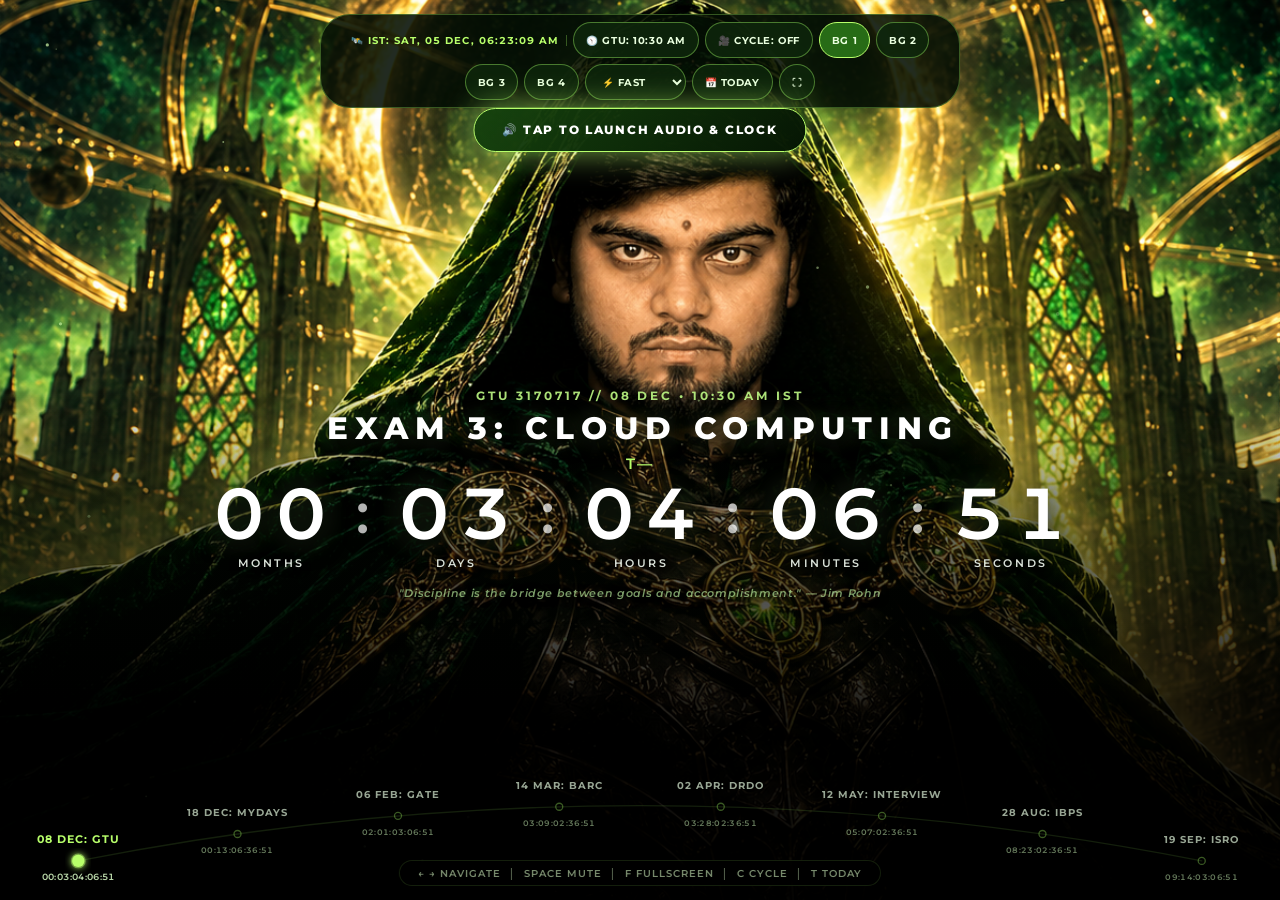
<file: index.html>
<!DOCTYPE html>
<html lang="en">
<head>
  <meta charset="UTF-8">
  <meta name="viewport" content="width=device-width, initial-scale=1.0, viewport-fit=cover">
  <meta name="description" content="MyDayClock — Cinematic exam countdown mission clock by Harsh Yadav. Track GTU, GATE, BARC, DRDO, ISRO exams with a SpaceX-inspired timeline.">
  <meta name="theme-color" content="#0a1a06">
  <meta name="apple-mobile-web-app-capable" content="yes">
  <meta name="apple-mobile-web-app-status-bar-style" content="black-translucent">

  <!-- Open Graph -->
  <meta property="og:title" content="MyDayClock — Harsh Yadav">
  <meta property="og:description" content="Cinematic exam countdown with SpaceX-inspired mission arc timeline.">
  <meta property="og:image" content="img/1.jpg">
  <meta property="og:type" content="website">

  <title>MYDAYS ARE COMING // HARSH YADAV</title>

  <!-- PWA Manifest -->
  <link rel="manifest" href="manifest.json">
  <link rel="apple-touch-icon" href="img/1.jpg">

  <!-- Fonts -->
  <link rel="preconnect" href="https://fonts.googleapis.com">
  <link rel="preconnect" href="https://fonts.gstatic.com" crossorigin>
  <link href="https://fonts.googleapis.com/css2?family=Montserrat:wght@500;600;700;800;900&display=swap" rel="stylesheet">

  <!-- Styles -->
  <link rel="stylesheet" href="css/styles.css">
</head>
<body>

  <!-- ═══════ LOADING SCREEN ═══════ -->
  <div class="loading-screen" id="loadingScreen" role="status" aria-label="Loading">
    <div class="loading-spinner"></div>
    <div class="loading-text">Initializing Mission Clock…</div>
  </div>

  <!-- ═══════ CINEMA FRAME ═══════ -->
  <div class="cinema-frame">

    <!-- Fullscreen Wallpapers -->
    <img class="bg-img active" id="bg0" src="img/1.jpg" alt="Background wallpaper 1">
    <img class="bg-img"        id="bg1" src="img/2.jpg" alt="Background wallpaper 2" loading="lazy">
    <img class="bg-img"        id="bg2" src="img/3.jpg" alt="Background wallpaper 3" loading="lazy">
    <img class="bg-img"        id="bg3" src="img/4.jpg" alt="Background wallpaper 4" loading="lazy">

    <!-- Particle Canvas -->
    <canvas id="ashCanvas" aria-hidden="true"></canvas>

    <!-- Gradient Overlay -->
    <div class="shadow-gradient" aria-hidden="true"></div>

    <!-- ═══════ SOUND UNLOCK BANNER ═══════ -->
    <button class="sound-unlock" id="soundUnlock"
            onclick="MDC.unlockAudio()"
            aria-label="Click to enable music and clock sounds">
      🔊 TAP TO LAUNCH AUDIO &amp; CLOCK
    </button>

    <!-- ═══════ TOP DOCK (Auto-hides) ═══════ -->
    <nav class="top-dock auto-hide" role="toolbar" aria-label="Mission controls">
      <span class="ist-badge" id="networkTime" aria-live="polite">🕒 IST SYNCING…</span>

      <button class="btn-ctrl hide-mobile" onclick="MDC.cycleTimeMode()" id="examModeBadge"
              aria-label="Toggle GTU exam start time">
        🕥 GTU: 10:30 AM
      </button>

      <button class="btn-ctrl hide-mobile" id="btnCycle" onclick="MDC.toggleAutoCycle()"
              aria-label="Toggle auto-cycle through milestones">
        🎥 Cycle: OFF
      </button>

      <button class="btn-ctrl active hide-mobile" id="btnW0" onclick="MDC.forceBg(0)" aria-label="Background 1">BG 1</button>
      <button class="btn-ctrl hide-mobile"        id="btnW1" onclick="MDC.forceBg(1)" aria-label="Background 2">BG 2</button>
      <button class="btn-ctrl hide-mobile"        id="btnW2" onclick="MDC.forceBg(2)" aria-label="Background 3">BG 3</button>
      <button class="btn-ctrl hide-mobile"        id="btnW3" onclick="MDC.forceBg(3)" aria-label="Background 4">BG 4</button>

      <!-- Music Mode Selector -->
      <select id="audioModeSelect" class="select-ctrl" onchange="MDC.onAudioModeChange()"
              aria-label="Select music mode">
        <option value="music_orig">🔊 Music</option>
        <option value="music_slow">🌑 Slow</option>
        <option value="music_fast">⚡ Fast</option>
        <option value="music_study">🧠 Study</option>
        <option value="tickonly">⏱️ Tick</option>
        <option value="mute">🔇 Mute</option>
      </select>

      <button class="btn-ctrl" onclick="MDC.toggleTodayModal()" aria-label="Show today's study plan">📅 Today</button>
      <button class="btn-ctrl hide-mobile" onclick="MDC.toggleFullscreen()" aria-label="Toggle fullscreen">⛶</button>
    </nav>

    <!-- ═══════ TODAY'S PLAN MODAL ═══════ -->
    <div class="modal-overlay" id="modalOverlay" onclick="MDC.toggleTodayModal()"></div>
    <div class="modal" id="todayModal" role="dialog" aria-modal="true" aria-labelledby="todayTitle">
      <h3 id="todayTitle">📅 TODAY'S PLAN</h3>
      <p id="todayBody"></p>
      <button class="btn-ctrl" onclick="MDC.toggleTodayModal()">Close (Esc)</button>
    </div>

    <!-- ═══════ COUNTDOWN OVERLAY ═══════ -->
    <div class="countdown-overlay" role="timer" aria-label="Mission countdown">
      <div class="mission-kicker" id="pathKicker">GTU SEM 7 FINALE // 18 DEC 2026 • 01:00 PM IST</div>
      <div class="mission-heading" id="headingText">MYDAYS ARE COMING</div>
      <div class="t-minus" id="tMinus">T—</div>
      <div class="digits-row">
        <div class="unit-block">
          <div class="digit-pair" id="dMonth" aria-label="Months">01</div>
          <div class="sub-label">Months</div>
        </div>
        <div class="colon-sep" aria-hidden="true">:</div>
        <div class="unit-block">
          <div class="digit-pair" id="dDays" aria-label="Days">01</div>
          <div class="sub-label">Days</div>
        </div>
        <div class="colon-sep" aria-hidden="true">:</div>
        <div class="unit-block">
          <div class="digit-pair" id="dHours" aria-label="Hours">22</div>
          <div class="sub-label">Hours</div>
        </div>
        <div class="colon-sep" aria-hidden="true">:</div>
        <div class="unit-block">
          <div class="digit-pair" id="dMinutes" aria-label="Minutes">43</div>
          <div class="sub-label">Minutes</div>
        </div>
        <div class="colon-sep" aria-hidden="true">:</div>
        <div class="unit-block">
          <div class="digit-pair" id="dSeconds" aria-label="Seconds">00</div>
          <div class="sub-label">Seconds</div>
        </div>
      </div>
      <div class="quote-bar" id="quoteBar" aria-live="polite"></div>
    </div>

    <!-- ═══════ SPACEX MISSION ARC TIMELINE (Auto-hides) ═══════ -->
    <div class="mission-arc auto-hide" id="missionArc" role="navigation" aria-label="Mission timeline">
      <svg id="arcSvg" viewBox="0 0 1400 160" preserveAspectRatio="xMidYMid meet">
        <defs>
          <filter id="arcGlow" x="-50%" y="-50%" width="200%" height="200%">
            <feGaussianBlur stdDeviation="4" result="blur"/>
            <feMerge>
              <feMergeNode in="blur"/>
              <feMergeNode in="SourceGraphic"/>
            </feMerge>
          </filter>
        </defs>
        <!-- Background arc (dim track) -->
        <path id="arcBg"
              d="M 60,138 Q 700,12 1340,138"
              fill="none"
              stroke="rgba(165,255,100,0.12)"
              stroke-width="1.5"
              stroke-linecap="round"/>
        <!-- Progress arc (fills as milestones complete) -->
        <path id="arcFill"
              d="M 60,138 Q 700,12 1340,138"
              fill="none"
              stroke="rgba(184,255,107,0.55)"
              stroke-width="2.5"
              stroke-linecap="round"
              style="transition: stroke-dashoffset 1s ease;"/>
        <!-- Milestone nodes (populated by JS) -->
        <g id="arcNodes"></g>
      </svg>
    </div>

    <!-- Keyboard Hints -->
    <div class="kbd-hint auto-hide" aria-hidden="true">
      ← → NAVIGATE &nbsp;│&nbsp; SPACE MUTE &nbsp;│&nbsp; F FULLSCREEN &nbsp;│&nbsp; C CYCLE &nbsp;│&nbsp; T TODAY
    </div>

  </div>

  <!-- ═══════ AUDIO ═══════ -->
  <audio id="musicAudio" src="music/Music.mp3" loop preload="auto" style="display:none"></audio>

  <!-- ═══════ APPLICATION ═══════ -->
  <script src="js/app.js"></script>

</body>
</html>
</file>
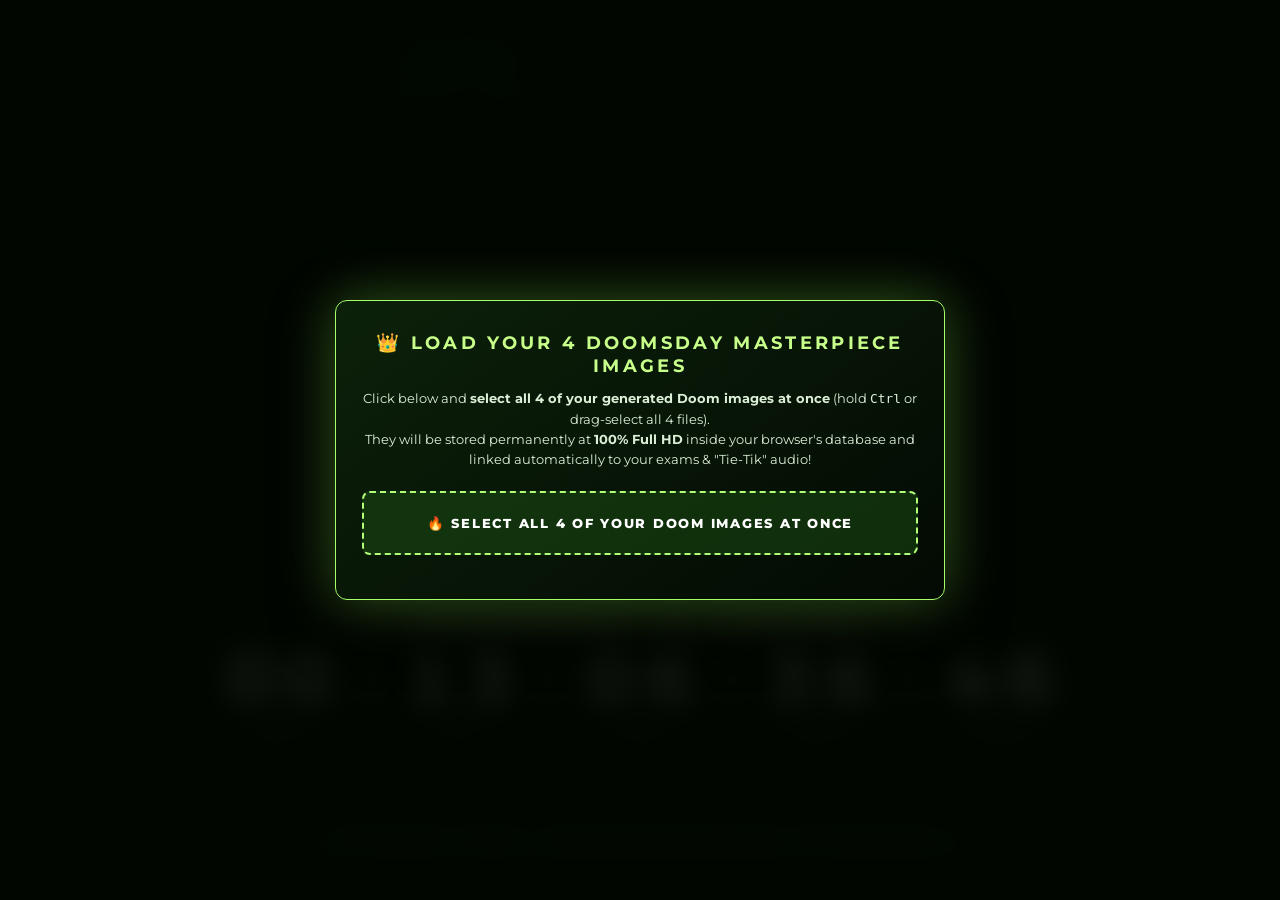
<file: HarshDayClock.html>
<!DOCTYPE html>
<html lang="en">
<head>
<meta charset="UTF-8">
<meta name="viewport" content="width=device-width, initial-scale=1.0">
<title>HARSH YADAV // DOOMSDAY IS COMING</title>
<link href="https://fonts.googleapis.com/css2?family=Montserrat:wght@500;600;700;800;900&display=swap" rel="stylesheet">
<style>
  * { box-sizing: border-box; margin: 0; padding: 0; user-select: none; }
  body, html {
    width: 100vw; height: 100vh; overflow: hidden;
    background: #000000;
    font-family: 'Montserrat', sans-serif;
    color: #ffffff;
  }

  .cinema-stage {
    position: relative;
    width: 100vw; height: 100vh;
    background: #020502;
    overflow: hidden;
  }

  /* 1. Multi-Wallpaper Cross-Fade Layers with Slow IMAX Camera Push-In */
  .bg-layer {
    position: absolute; inset: 0;
    width: 100%; height: 100%;
    background-size: cover;
    background-position: center 22%;
    opacity: 0;
    transition: opacity 1.2s ease-in-out;
    z-index: 1;
    will-change: transform, opacity;
  }
  .bg-layer.active {
    opacity: 1;
    animation: imaxPush 18s infinite alternate ease-in-out;
  }
  @keyframes imaxPush {
    0% { transform: scale(1.0); }
    100% { transform: scale(1.045); }
  }

  /* Subtle Second-Tick Rim Flash Overlay */
  #tickFlashOverlay {
    position: absolute; inset: 0;
    background: radial-gradient(circle at 52% 35%, rgba(185, 255, 110, 0.08), transparent 65%);
    opacity: 0;
    z-index: 2;
    pointer-events: none;
    transition: opacity 0.12s ease;
  }

  /* 2. Live Golden-Emerald Sparks & Ash Canvas (Matches the sparks in your 4 images) */
  #sparksCanvas {
    position: absolute; inset: 0;
    width: 100%; height: 100%;
    z-index: 3;
    pointer-events: none;
  }

  /* 3. Cinema Shadow Cushion Behind Clock (Keeps upper 65% face/mask 100% crystal clear) */
  .shadow-cushion {
    position: absolute; inset: 0;
    background:
      radial-gradient(ellipse at 50% 42%, transparent 45%, rgba(0, 0, 0, 0.72) 88%, rgba(0, 0, 0, 0.95) 100%),
      linear-gradient(to bottom,
        rgba(0,0,0,0.35) 0%,
        transparent 14%,
        transparent 54%,
        rgba(1, 5, 1, 0.76) 69%,
        rgba(0, 0, 0, 0.92) 84%,
        rgba(0, 0, 0, 0.98) 100%);
    z-index: 4;
    pointer-events: none;
  }

  /* IMAX Letterbox Bars */
  .letterbox-top, .letterbox-bottom {
    position: absolute; left: 0; width: 100%; height: 3.8vh;
    background: #000000; z-index: 9; pointer-events: none;
  }
  .letterbox-top { top: 0; }
  .letterbox-bottom { bottom: 0; }

  /* 4. EXACT SCREENSHOT COUNTDOWN TYPOGRAPHY (Calibrated to y = 74% below face/mask) */
  .clock-container {
    position: absolute;
    left: 50%; top: 74%;
    transform: translate(-50%, -50%);
    z-index: 7;
    text-align: center;
    width: 96%;
    max-width: 1180px;
  }

  .doomsday-header {
    font-size: clamp(1.05rem, 2.15vw, 1.9rem);
    font-weight: 800;
    letter-spacing: 0.22em;
    padding-left: 0.22em;
    text-transform: uppercase;
    color: #ffffff;
    text-shadow: 0 4px 20px rgba(0,0,0,0.98), 0 0 26px rgba(170, 255, 110, 0.38);
    margin-bottom: clamp(0.55rem, 1.3vh, 1.05rem);
  }

  .clock-row {
    display: flex;
    justify-content: center;
    align-items: baseline;
    gap: clamp(0.32rem, 1.3vw, 1.15rem);
  }

  .time-col {
    display: flex;
    flex-direction: column;
    align-items: center;
    min-width: clamp(62px, 10.5vw, 134px);
  }

  .time-digits {
    font-size: clamp(2.1rem, 5.3vw, 4.75rem);
    font-weight: 600;
    letter-spacing: 0.17em;
    padding-left: 0.17em;
    color: #ffffff;
    font-variant-numeric: tabular-nums;
    line-height: 1.04;
    text-shadow: 0 6px 26px rgba(0,0,0,0.98), 0 0 30px rgba(185, 255, 130, 0.28);
    transition: transform 0.08s ease, text-shadow 0.08s ease;
  }
  .time-digits.tick-pop {
    transform: scale(1.042);
    text-shadow: 0 6px 26px rgba(0,0,0,0.98), 0 0 42px rgba(215, 255, 160, 0.85);
  }

  .time-colon {
    font-size: clamp(1.8rem, 4.3vw, 3.8rem);
    font-weight: 600;
    color: rgba(255, 255, 255, 0.94);
    transform: translateY(-0.12em);
    text-shadow: 0 4px 20px rgba(0,0,0,0.98);
  }

  .time-label {
    margin-top: clamp(0.45rem, 1.05vh, 0.78rem);
    font-size: clamp(0.52rem, 0.8vw, 0.74rem);
    font-weight: 600;
    letter-spacing: 0.25em;
    padding-left: 0.25em;
    color: rgba(240, 250, 236, 0.92);
    text-transform: uppercase;
    text-shadow: 0 2px 12px rgba(0,0,0,0.98);
  }

  /* 5. ONE-TIME 4-IMAGE LOADER MODAL */
  #loaderModal {
    position: absolute; inset: 0;
    z-index: 30;
    background: rgba(2, 7, 2, 0.9);
    backdrop-filter: blur(14px);
    display: flex; justify-content: center; align-items: center;
    padding: 20px;
  }
  .modal-card {
    max-width: 610px; width: 100%;
    background: linear-gradient(145deg, rgba(12, 34, 10, 0.97), rgba(3, 10, 3, 0.99));
    border: 1.5px solid #a6ff68;
    border-radius: 12px;
    padding: 30px 26px;
    text-align: center;
    box-shadow: 0 0 55px rgba(140, 245, 80, 0.35), 0 20px 60px rgba(0,0,0,0.98);
  }
  .modal-card h2 {
    font-size: 1.15rem; letter-spacing: 0.18em; color: #c8ff8a;
    text-transform: uppercase; margin-bottom: 12px;
  }
  .modal-card p {
    font-size: 0.8rem; line-height: 1.6; color: #dcf0d8; margin-bottom: 20px;
  }
  .upload-big-btn {
    display: block;
    border: 2px dashed #b2ff78;
    background: rgba(28, 78, 20, 0.52);
    padding: 22px 18px;
    border-radius: 8px;
    cursor: pointer;
    font-size: 0.84rem;
    font-weight: 800;
    letter-spacing: 0.13em;
    color: #ffffff;
    text-transform: uppercase;
    transition: all 0.2s ease;
    margin-bottom: 14px;
  }
  .upload-big-btn:hover {
    background: rgba(48, 125, 34, 0.75);
    box-shadow: 0 0 28px rgba(175, 255, 110, 0.55);
  }

  /* Sound Unlock Floating Pill (Shown when returning after images are already saved) */
  #audioUnlockPill {
    position: absolute;
    top: 10vh; left: 50%;
    transform: translateX(-50%);
    z-index: 25;
    display: none;
    background: linear-gradient(135deg, rgba(24, 72, 16, 0.95), rgba(6, 20, 4, 0.98));
    border: 1.5px solid #b8ff6b;
    color: #ffffff;
    padding: 11px 26px;
    border-radius: 40px;
    font-family: 'Montserrat', sans-serif;
    font-size: 0.78rem;
    font-weight: 700;
    letter-spacing: 0.15em;
    text-transform: uppercase;
    cursor: pointer;
    box-shadow: 0 0 28px rgba(160, 255, 95, 0.55);
  }

  /* 6. TOP AUTO-HIDING HUD */
  .top-hud {
    position: absolute;
    top: 4.8vh; left: 16px; right: 16px;
    z-index: 15;
    display: flex; justify-content: space-between; align-items: center;
    flex-wrap: wrap; gap: 8px;
    opacity: 0.18;
    transition: opacity 0.3s ease;
  }
  .top-hud:hover { opacity: 1; }
  .hud-grp { display: flex; align-items: center; gap: 6px; flex-wrap: wrap; }
  .hud-btn, .hud-sel {
    background: rgba(5, 15, 5, 0.88);
    border: 1px solid rgba(155, 245, 95, 0.45);
    color: #ebffdf;
    padding: 6px 10px;
    font-family: 'Montserrat', sans-serif;
    font-size: 0.65rem;
    font-weight: 700;
    letter-spacing: 0.1em;
    text-transform: uppercase;
    border-radius: 4px;
    cursor: pointer;
    backdrop-filter: blur(8px);
    transition: all 0.2s ease;
  }
  .hud-btn:hover, .hud-sel:hover, .hud-btn.active-bg {
    background: rgba(42, 110, 24, 0.92);
    border-color: #c8ff8a;
    box-shadow: 0 0 12px rgba(160, 255, 95, 0.45);
  }

  /* 7. BOTTOM GTU PDF TRACKER */
  .bottom-hud {
    position: absolute;
    bottom: 4.8vh; left: 50%;
    transform: translateX(-50%);
    z-index: 15;
    width: 92%; max-width: 980px;
    display: flex; flex-direction: column; align-items: center;
  }
  .tracker-pill {
    background: rgba(4, 14, 4, 0.85);
    border: 1px solid rgba(150, 240, 90, 0.42);
    padding: 7px 22px;
    border-radius: 30px;
    font-size: 0.68rem;
    font-weight: 700;
    letter-spacing: 0.14em;
    color: #d2ffad;
    cursor: pointer;
    opacity: 0.55;
    transition: all 0.25s ease;
  }
  .tracker-pill:hover { opacity: 1; border-color: #c8ff8a; background: rgba(18, 52, 12, 0.95); }
  .tracker-drawer {
    display: none;
    width: 100%;
    max-height: 46vh;
    overflow-y: auto;
    margin-bottom: 10px;
    background: rgba(3, 10, 3, 0.96);
    border: 1px solid rgba(155, 245, 95, 0.5);
    border-radius: 8px;
    padding: 16px 20px;
    backdrop-filter: blur(16px);
  }
  .tracker-drawer.open { display: block; }
  .tracker-drawer h4 {
    font-size: 0.78rem; letter-spacing: 0.16em; color: #b8ff6b;
    margin-bottom: 10px; text-transform: uppercase;
  }
  .tracker-grid {
    display: grid; grid-template-columns: repeat(auto-fit, minmax(265px, 1fr));
    gap: 9px;
  }
  .t-card {
    background: rgba(14, 34, 12, 0.72);
    border: 1px solid rgba(125, 210, 80, 0.3);
    padding: 9px 12px; border-radius: 6px;
    font-size: 0.71rem; line-height: 1.45;
  }
  .t-card strong { color: #c2ff85; display: block; margin-bottom: 3px; }
  .t-card label { display: flex; gap: 7px; align-items: flex-start; cursor: pointer; }
  .t-card input { accent-color: #7ee840; margin-top: 2px; }
</style>
</head>
<body>

<div class="cinema-stage">
  <div class="letterbox-top"></div>

  <!-- 4 Full-HD Cross-Fading Wallpaper Slots -->
  <div class="bg-layer active" id="bgSlot0"></div>
  <div class="bg-layer" id="bgSlot1"></div>
  <div class="bg-layer" id="bgSlot2"></div>
  <div class="bg-layer" id="bgSlot3"></div>

  <div id="tickFlashOverlay"></div>
  <canvas id="sparksCanvas"></canvas>
  <div class="shadow-cushion"></div>

  <!-- One-Time Multi-Image Setup Modal -->
  <div id="loaderModal">
    <div class="modal-card">
      <h2>👑 LOAD YOUR 4 DOOMSDAY MASTERPIECE IMAGES</h2>
      <p>
        Click below and <strong>select all 4 of your generated Doom images at once</strong> (hold <code>Ctrl</code> or drag-select all 4 files).<br>
        They will be stored permanently at <strong>100% Full HD</strong> inside your browser's database and linked automatically to your exams &amp; "Tie-Tik" audio!
      </p>
      <label class="upload-big-btn">
        🔥 SELECT ALL 4 OF YOUR DOOM IMAGES AT ONCE
        <input type="file" accept="image/*" multiple style="display:none" onchange="handleMultiWallpapers(event)">
      </label>
    </div>
  </div>

  <!-- Audio Unlock Button (Appears on reload when images are already stored) -->
  <button id="audioUnlockPill" onclick="unlockAudioEngine()">
    🔊 CLICK TO START "TIE-TIK" CLOCK &amp; DOOMSDAY THEME
  </button>

  <!-- Top Controls -->
  <div class="top-hud">
    <div class="hud-grp">
      <!-- Milestone & Task Selector (Auto-switches Wallpaper + Audio Tempo) -->
      <select id="milestoneSel" class="hud-sel" onchange="onMilestoneChange()">
        <option value="2026-12-18T13:00:00+05:30|DOOMSDAY IS COMING|0|1">
          🟢 DOOMSDAY: GTU SEM 7 FINALE (18 DEC 2026)
        </option>
        <option value="2026-12-01T10:30:00+05:30|MACHINE LEARNING IS COMING|2|1">
          ⚔️ PAPER 1: MACHINE LEARNING (01 DEC — 36 Qs)
        </option>
        <option value="2026-12-03T10:30:00+05:30|COMPILER DESIGN IS COMING|2|2">
          🔥 PAPER 2: COMPILER DESIGN (03 DEC — 38 Qs)
        </option>
        <option value="2026-12-08T10:30:00+05:30|CLOUD COMPUTING IS COMING|0|1">
          ☁️ PAPER 3: CLOUD COMPUTING (08 DEC — 32 Qs)
        </option>
        <option value="2026-12-14T10:30:00+05:30|ARTIFICIAL INTELLIGENCE|3|1">
          🧠 PAPER 4: ARTIFICIAL INTELLIGENCE (14 DEC — 51 Qs)
        </option>
        <option value="2026-12-16T10:30:00+05:30|MOBILE APP DEVELOPMENT|3|2">
          📱 PAPER 5: MAD EXAM (16 DEC — 40 Qs)
        </option>
        <option value="2027-02-06T09:30:00+05:30|GATE 2027 CS IS COMING|1|1">
          👑 GATE 2027 CS: THE MAIN EVENT (06 FEB 2027)
        </option>
        <option value="2027-03-14T09:00:00+05:30|BARC OCES 2027 IS COMING|1|1">
          ☢️ BARC OCES 2027 CBT (14 MAR 2027)
        </option>
      </select>

      <!-- Direct Wallpaper Switcher Buttons -->
      <button class="hud-btn active-bg" id="btnBg0" onclick="activateWallpaper(0, false)">BG 1: Mask</button>
      <button class="hud-btn" id="btnBg1" onclick="activateWallpaper(1, false)">BG 2: Cosmic</button>
      <button class="hud-btn" id="btnBg2" onclick="activateWallpaper(2, false)">BG 3: Cyber</button>
      <button class="hud-btn" id="btnBg3" onclick="activateWallpaper(3, false)">BG 4: Sovereign</button>
      <button class="hud-btn" id="btnCycle" onclick="toggleAutoCycle()">🔄 Auto-Cycle: OFF</button>
    </div>

    <div class="hud-grp">
      <!-- Sound Mode Selector -->
      <select id="audioSel" class="hud-sel" onchange="onAudioModeChange()">
        <option value="cinema">🔊 Audio: "Tie-Tik" + Dark Doomsday Score</option>
        <option value="tickonly">⏱️ Audio: Pure "Tie-Tik" Clock Only</option>
        <option value="urgent">⚡ Audio: Urgent Double "Tie-Tik" + Score</option>
        <option value="study">🧠 Audio: Soft Tick + 40Hz Study Focus</option>
        <option value="mute">🔇 Audio: Muted</option>
      </select>

      <label class="hud-btn">
        🎵 Custom MP3
        <input type="file" accept="audio/*" style="display:none" onchange="loadCustomTrack(event)">
      </label>
      <label class="hud-btn">
        🖼️ Change 4 Images
        <input type="file" accept="image/*" multiple style="display:none" onchange="handleMultiWallpapers(event)">
      </label>
      <button class="hud-btn" onclick="promptHeading()">✏️ Title</button>
      <button class="hud-btn" onclick="toggleFullscreen()">⛶ Fullscreen</button>
    </div>
  </div>

  <!-- Center Countdown Overlay -->
  <div class="clock-container" id="clockBox">
    <div class="doomsday-header" id="headerTitle">DOOMSDAY IS COMING</div>
    <div class="clock-row">
      <div class="time-col">
        <div class="time-digits" id="numMonth">01</div>
        <div class="time-label">MONTH</div>
      </div>
      <div class="time-colon">:</div>
      <div class="time-col">
        <div class="time-digits" id="numDays">02</div>
        <div class="time-label">DAYS</div>
      </div>
      <div class="time-colon">:</div>
      <div class="time-col">
        <div class="time-digits" id="numHours">13</div>
        <div class="time-label">HOURS</div>
      </div>
      <div class="time-colon">:</div>
      <div class="time-col">
        <div class="time-digits" id="numMinutes">32</div>
        <div class="time-label">MINUTES</div>
      </div>
      <div class="time-colon">:</div>
      <div class="time-col">
        <div class="time-digits" id="numSeconds">00</div>
        <div class="time-label">SECONDS</div>
      </div>
    </div>
  </div>

  <!-- Bottom GTU Sem 7 PDF Tracker -->
  <div class="bottom-hud">
    <div class="tracker-drawer" id="trackerDrawer">
      <h4>GTU Sem 7 Audited PDF Sprint Checklist (231 Questions Total)</h4>
      <div class="tracker-grid" id="trackerGrid"></div>
    </div>
    <div class="tracker-pill" onclick="document.getElementById('trackerDrawer').classList.toggle('open')">
      ▲ ACTIVE SPRINT: 16–19 NOV — COMPILER DESIGN PDF (Q1–Q38) | CLICK FOR CHECKLIST ▲
    </div>
  </div>

  <div class="letterbox-bottom"></div>
</div>

<audio id="customMp3" loop style="display:none"></audio>

<script>
/* =========================================================================
   1. INDEXED-DB PERMANENT FULL-HD STORAGE FOR ALL 4 WALLPAPERS
   ========================================================================= */
const DB_NAME = 'HarshDoomsdayDB_V4';
const STORE_NAME = 'wallpapers';

function openDB() {
  return new Promise((resolve, reject) => {
    const req = indexedDB.open(DB_NAME, 1);
    req.onupgradeneeded = e => {
      e.target.result.createObjectStore(STORE_NAME);
    };
    req.onsuccess = e => resolve(e.target.result);
    req.onerror = e => reject(e);
  });
}

async function saveImagesToDB(dataUrls) {
  const db = await openDB();
  const tx = db.transaction(STORE_NAME, 'readwrite');
  const store = tx.objectStore(STORE_NAME);
  store.put(dataUrls, 'harsh_4_wallpapers');
}

async function loadImagesFromDB() {
  try {
    const db = await openDB();
    return new Promise(resolve => {
      const tx = db.transaction(STORE_NAME, 'readonly');
      const req = tx.objectStore(STORE_NAME).get('harsh_4_wallpapers');
      req.onsuccess = () => resolve(req.result || null);
      req.onerror = () => resolve(null);
    });
  } catch (e) {
    return null;
  }
}

function applyWallpapersToDOM(urls) {
  for (let i = 0; i < 4; i++) {
    const slot = document.getElementById('bgSlot' + i);
    const url = urls[i % urls.length];
    slot.style.backgroundImage = `url('${url}')`;
  }
}

function handleMultiWallpapers(e) {
  const files = Array.from(e.target.files);
  if (!files.length) return;

  const readers = files.slice(0, 4).map(file => new Promise(resolve => {
    const r = new FileReader();
    r.onload = ev => resolve(ev.target.result);
    r.readAsDataURL(file);
  }));

  Promise.all(readers).then(urls => {
    applyWallpapersToDOM(urls);
    saveImagesToDB(urls);
    document.getElementById('loaderModal').style.display = 'none';
    unlockAudioEngine();
  });
}

window.addEventListener('DOMContentLoaded', async () => {
  const savedUrls = await loadImagesFromDB();
  if (savedUrls && savedUrls.length > 0) {
    applyWallpapersToDOM(savedUrls);
    document.getElementById('loaderModal').style.display = 'none';
    document.getElementById('audioUnlockPill').style.display = 'block';
  }
});

/* =========================================================================
   2. WALLPAPER SWITCHER & AUTO-CYCLE ENGINE
   ========================================================================= */
let currentBgIdx = 0;
let autoCycleTimer = null;

function activateWallpaper(idx, fromAuto) {
  currentBgIdx = idx;
  for (let i = 0; i < 4; i++) {
    document.getElementById('bgSlot' + i).classList.toggle('active', i === idx);
    document.getElementById('btnBg' + i).classList.toggle('active-bg', i === idx);
  }
  if (!fromAuto && autoCycleTimer) {
    clearInterval(autoCycleTimer);
    autoCycleTimer = null;
    document.getElementById('btnCycle').textContent = '🔄 Auto-Cycle: OFF';
  }
}

function toggleAutoCycle() {
  const btn = document.getElementById('btnCycle');
  if (autoCycleTimer) {
    clearInterval(autoCycleTimer);
    autoCycleTimer = null;
    btn.textContent = '🔄 Auto-Cycle: OFF';
  } else {
    btn.textContent = '🔄 Auto-Cycle: 30s ON';
    autoCycleTimer = setInterval(() => {
      activateWallpaper((currentBgIdx + 1) % 4, true);
    }, 30000);
  }
}

/* =========================================================================
   3. GOLDEN-EMERALD SPARKS & CATHEDRAL EMBERS (Matches your 4 images!)
   ========================================================================= */
const spCanvas = document.getElementById('sparksCanvas');
const spCtx = spCanvas.getContext('2d');
let sparks = [];

function initSparks() {
  spCanvas.width = window.innerWidth;
  spCanvas.height = window.innerHeight;
  sparks = Array.from({ length: 55 }, () => ({
    x: Math.random() * spCanvas.width,
    y: Math.random() * spCanvas.height,
    r: Math.random() * 1.8 + 0.4,
    vx: (Math.random() - 0.5) * 0.28,
    vy: -Math.random() * 0.45 - 0.12,
    gold: Math.random() > 0.45,
    a: Math.random() * 0.65 + 0.15
  }));
}
function animateSparks() {
  spCtx.clearRect(0, 0, spCanvas.width, spCanvas.height);
  for (const s of sparks) {
    s.x += s.vx; s.y += s.vy;
    if (s.y < 0) s.y = spCanvas.height;
    if (s.x < 0) s.x = spCanvas.width;
    if (s.x > spCanvas.width) s.x = 0;
    spCtx.beginPath();
    spCtx.arc(s.x, s.y, s.r, 0, Math.PI * 2);
    spCtx.fillStyle = s.gold
      ? `rgba(255, 225, 130, ${s.a})`
      : `rgba(185, 255, 120, ${s.a})`;
    spCtx.fill();
  }
  requestAnimationFrame(animateSparks);
}
window.addEventListener('resize', initSparks);
initSparks();
animateSparks();

/* =========================================================================
   4. WEB AUDIO ENGINE: "TIE-TIK" MECHANICAL CLOCK + DOOMSDAY SCORE
   ========================================================================= */
let audioCtx = null;
let isAudioReady = false;
let audioMode = 'cinema';
let droneMaster = null;
let bassOsc = null, fifthOsc = null, thirdOsc = null;
let tieState = false;
let chordStep = 0;
let tickMultiplier = 1;

const villainChords = [
  { b: 36.71, f: 110.00, t: 130.81 }, // Dm
  { b: 29.14, f: 87.31,  t: 116.54 }, // Bb
  { b: 49.00, f: 73.42,  t: 116.54 }, // Gm
  { b: 27.50, f: 82.41,  t: 103.83 }  // A7(b9)
];

function unlockAudioEngine() {
  if (!audioCtx) {
    const AC = window.AudioContext || window.webkitAudioContext;
    audioCtx = new AC();
  }
  if (audioCtx.state === 'suspended') audioCtx.resume();
  isAudioReady = true;
  document.getElementById('audioUnlockPill').style.display = 'none';
  if (!droneMaster) initDoomOrchestra();
  playTieTik(true);
}

function initDoomOrchestra() {
  droneMaster = audioCtx.createGain();
  const filter = audioCtx.createBiquadFilter();
  filter.type = 'lowpass';
  filter.frequency.value = 205;

  const lfo = audioCtx.createOscillator();
  const lfoG = audioCtx.createGain();
  lfo.frequency.value = 0.15;
  lfoG.gain.value = 95;
  lfo.connect(lfoG);
  lfoG.connect(filter.frequency);
  lfo.start();

  bassOsc = audioCtx.createOscillator();
  fifthOsc = audioCtx.createOscillator();
  thirdOsc = audioCtx.createOscillator();

  bassOsc.type = 'sawtooth';
  fifthOsc.type = 'sawtooth';
  thirdOsc.type = 'triangle';

  bassOsc.connect(filter);
  fifthOsc.connect(filter);
  thirdOsc.connect(filter);
  filter.connect(droneMaster);
  droneMaster.connect(audioCtx.destination);

  bassOsc.start(); fifthOsc.start(); thirdOsc.start();
  stepChord();
  setInterval(stepChord, 6000);
  updateOrchestraGain();
}

function stepChord() {
  if (!audioCtx || !bassOsc) return;
  const now = audioCtx.currentTime;
  if (audioMode === 'study') {
    bassOsc.frequency.setTargetAtTime(40, now, 0.5);
    fifthOsc.frequency.setTargetAtTime(80, now, 0.5);
    thirdOsc.frequency.setTargetAtTime(120, now, 0.5);
    return;
  }
  const c = villainChords[chordStep % villainChords.length];
  chordStep++;
  bassOsc.frequency.setTargetAtTime(c.b, now, 0.8);
  fifthOsc.frequency.setTargetAtTime(c.f, now, 0.8);
  thirdOsc.frequency.setTargetAtTime(c.t, now, 0.8);
}

function updateOrchestraGain() {
  if (!droneMaster || !audioCtx) return;
  const now = audioCtx.currentTime;
  if (audioMode === 'mute' || audioMode === 'tickonly') {
    droneMaster.gain.setTargetAtTime(0.0001, now, 0.25);
  } else if (audioMode === 'study') {
    stepChord();
    droneMaster.gain.setTargetAtTime(0.045, now, 0.35);
  } else {
    stepChord();
    droneMaster.gain.setTargetAtTime(0.115, now, 0.35);
  }
}

function playTieTik(isMainSecond) {
  if (!isAudioReady || !audioCtx || audioMode === 'mute') return;
  const now = audioCtx.currentTime;
  tieState = !tieState;

  // 1. Crisp Mechanical Escapement ("Tie" vs "Tik")
  const osc = audioCtx.createOscillator();
  const gain = audioCtx.createGain();
  const bp = audioCtx.createBiquadFilter();

  bp.type = 'bandpass';
  bp.frequency.value = tieState ? 2700 : 1850;
  bp.Q.value = 5.8;

  osc.type = 'triangle';
  osc.frequency.setValueAtTime(tieState ? 1350 : 940, now);
  osc.frequency.exponentialRampToValueAtTime(145, now + 0.048);

  const vol = audioMode === 'study' ? 0.08 : 0.34;
  gain.gain.setValueAtTime(vol, now);
  gain.gain.exponentialRampToValueAtTime(0.001, now + 0.058);

  osc.connect(bp); bp.connect(gain); gain.connect(audioCtx.destination);
  osc.start(now); osc.stop(now + 0.062);

  // 2. Cathedral Reverb Echo
  const echo = audioCtx.createOscillator();
  const echoG = audioCtx.createGain();
  echo.type = 'sine';
  echo.frequency.setValueAtTime(tieState ? 680 : 470, now + 0.085);
  echoG.gain.setValueAtTime(vol * 0.22, now + 0.085);
  echoG.gain.exponentialRampToValueAtTime(0.001, now + 0.19);
  echo.connect(echoG); echoG.connect(audioCtx.destination);
  echo.start(now + 0.085); echo.stop(now + 0.2);

  // 3. Deep Sub-Bass Thud on Full Second
  if (isMainSecond && audioMode !== 'study') {
    const sub = audioCtx.createOscillator();
    const subG = audioCtx.createGain();
    sub.type = 'sine';
    sub.frequency.setValueAtTime(tieState ? 74 : 58, now);
    sub.frequency.exponentialRampToValueAtTime(22, now + 0.25);
    subG.gain.setValueAtTime(0.27, now);
    subG.gain.exponentialRampToValueAtTime(0.001, now + 0.27);
    sub.connect(subG); subG.connect(audioCtx.destination);
    sub.start(now); sub.stop(now + 0.28);
  }
}

function onAudioModeChange() {
  audioMode = document.getElementById('audioSel').value;
  if (!isAudioReady && audioMode !== 'mute') unlockAudioEngine();
  updateOrchestraGain();
}

function loadCustomTrack(e) {
  const file = e.target.files[0];
  if (!file) return;
  const player = document.getElementById('customMp3');
  player.src = URL.createObjectURL(file);
  player.volume = 0.6;
  player.play();
  if (!isAudioReady) unlockAudioEngine();
}

/* =========================================================================
   5. LIVE COUNTDOWN ENGINE (MONTH : DAYS : HOURS : MINUTES : SECONDS)
   ========================================================================= */
let lastSecVal = -1;
function pad2(n) { return String(Math.max(0, n)).padStart(2, '0'); }

function updateClockLoop() {
  const parts = document.getElementById('milestoneSel').value.split('|');
  const target = new Date(parts[0]);
  const now = new Date();

  if (now >= target) {
    ['numMonth','numDays','numHours','numMinutes','numSeconds'].forEach(id => document.getElementById(id).textContent = '00');
    return;
  }

  let months = (target.getFullYear() - now.getFullYear()) * 12 + (target.getMonth() - now.getMonth());
  let anchor = new Date(now.getFullYear(), now.getMonth() + months, now.getDate(),
                        now.getHours(), now.getMinutes(), now.getSeconds());
  if (anchor > target) {
    months--;
    anchor = new Date(now.getFullYear(), now.getMonth() + months, now.getDate(),
                      now.getHours(), now.getMinutes(), now.getSeconds());
  }

  let rem = target - anchor;
  const days = Math.floor(rem / 86400000); rem -= days * 86400000;
  const hours = Math.floor(rem / 3600000); rem -= hours * 3600000;
  const minutes = Math.floor(rem / 60000); rem -= minutes * 60000;
  const seconds = Math.floor(rem / 1000);

  document.getElementById('numMonth').textContent = pad2(months);
  document.getElementById('numDays').textContent = pad2(days);
  document.getElementById('numHours').textContent = pad2(hours);
  document.getElementById('numMinutes').textContent = pad2(minutes);
  const secEl = document.getElementById('numSeconds');
  secEl.textContent = pad2(seconds);

  if (seconds !== lastSecVal) {
    lastSecVal = seconds;
    secEl.classList.add('tick-pop');
    const flash = document.getElementById('tickFlashOverlay');
    flash.style.opacity = '1';
    setTimeout(() => {
      secEl.classList.remove('tick-pop');
      flash.style.opacity = '0';
    }, 115);

    playTieTik(true);
    if (audioMode === 'urgent' || tickMultiplier === 2) {
      setTimeout(() => playTieTik(false), 500);
    }
  }
}
setInterval(updateClockLoop, 100);
updateClockLoop();

function onMilestoneChange() {
  const parts = document.getElementById('milestoneSel').value.split('|');
  document.getElementById('headerTitle').textContent = parts[1];
  const bgIdx = parseInt(parts[2], 10);
  tickMultiplier = parseInt(parts[3], 10);
  activateWallpaper(bgIdx, false);
  updateClockLoop();
}

function promptHeading() {
  const el = document.getElementById('headerTitle');
  const next = prompt('Enter custom heading:', el.textContent);
  if (next && next.trim()) el.textContent = next.trim().toUpperCase();
}
function toggleFullscreen() {
  if (!document.fullscreenElement) document.documentElement.requestFullscreen();
  else document.exitFullscreen();
}

/* =========================================================================
   6. GTU SEM 7 AUDITED PDF CHECKLIST
   ========================================================================= */
const sprintItems = [
  { id: 'u1', title: '16–19 Nov: Compiler Design PDF (All 38 Qs)', text: 'Sec 1 Pass First (Q1–Q25) + Sec 2 Score More (Q26–Q38, incl. Summer 2026 CLR Table)' },
  { id: 'u2', title: '20–21 Nov: Mobile App Dev PDF (24 Qs)', text: 'Sec 1 Pass First (Q1–Q24: Lifecycles, Intents, SQLite, Permissions, Retrofit, Firebase)' },
  { id: 'u3', title: '22–23 Nov: Distributed System PDF (24 Qs)', text: 'Sec 1 Pass First (Q1–Q24: RPC/RMI, Lamport/Vector Clocks, Election, 2PC, Kerberos)' },
  { id: 'u4', title: '24–25 Nov: Artificial Intelligence PDF (32 Qs)', text: 'Sec 1 Pass First (Q1–Q32: Water Jug, A*, SEND+MORE=MONEY, Resolution, Bayes, Prolog)' },
  { id: 'u5', title: '26 Nov: Cloud Computing PDF (22 Qs)', text: 'Sec 1 Pass First (Q1–Q22: NIST, IaaS/PaaS/SaaS, Hypervisors, Live Migration, SLA, IAM)' },
  { id: 'u6', title: '27–30 Nov: Machine Learning PDF (All 36 Qs)', text: 'Sec 1 (Q1–Q24) + Sec 2 (Q25–Q36) -> Ready for 01 Dec Morning Exam!' }
];
const tGrid = document.getElementById('trackerGrid');
sprintItems.forEach(item => {
  const c = localStorage.getItem(item.id) === 'true' ? 'checked' : '';
  const div = document.createElement('div');
  div.className = 't-card';
  div.innerHTML = `<strong>${item.title}</strong>
    <label><input type="checkbox" ${c} onchange="localStorage.setItem('${item.id}', this.checked)">
    <span>${item.text}</span></label>`;
  tGrid.appendChild(div);
});
</script>
</body>
</html>
</file>
<file: css/styles.css>
/* ==========================================================================
   MyDayClock — Professional Stylesheet
   SpaceX Mission Control Inspired | Harsh Yadav
   Mobile-First Design | Responsive from 320px to 4K
   ========================================================================== */

/* ---------- 1. CUSTOM PROPERTIES ---------- */
:root {
  --accent: #b8ff6b;
  --accent-glow: rgba(184, 255, 107, 0.65);
  --accent-dim: rgba(165, 255, 100, 0.3);
  --bg-void: #000000;
  --bg-panel: rgba(4, 14, 4, 0.88);
  --bg-panel-solid: rgba(6, 22, 4, 0.96);
  --text-primary: #ffffff;
  --text-secondary: rgba(240, 248, 238, 0.9);
  --text-accent: rgba(195, 255, 135, 0.88);
  --text-muted: rgba(210, 230, 205, 0.72);
  --font-main: 'Montserrat', -apple-system, BlinkMacSystemFont, sans-serif;
  --radius-pill: 30px;
  --radius-card: 12px;
  --ease-smooth: cubic-bezier(0.4, 0, 0.2, 1);
  --transition-fast: 0.2s var(--ease-smooth);
  --transition-smooth: 0.35s var(--ease-smooth);
}

/* ---------- 2. RESET & BASE ---------- */
*, *::before, *::after {
  box-sizing: border-box;
  margin: 0;
  padding: 0;
}

html {
  overflow: hidden;
  position: fixed;
  width: 100%;
  height: 100%;
}

body {
  width: 100vw;
  width: 100dvw;
  height: 100vh;
  height: 100dvh;
  overflow: hidden;
  background: var(--bg-void);
  font-family: var(--font-main);
  color: var(--text-primary);
  -webkit-tap-highlight-color: transparent;
  -webkit-font-smoothing: antialiased;
  -moz-osx-font-smoothing: grayscale;
  touch-action: manipulation;
  padding:
    env(safe-area-inset-top, 0px)
    env(safe-area-inset-right, 0px)
    env(safe-area-inset-bottom, 0px)
    env(safe-area-inset-left, 0px);
}

/* ---------- 3. LOADING SCREEN ---------- */
.loading-screen {
  position: fixed;
  inset: 0;
  z-index: 100;
  display: flex;
  flex-direction: column;
  align-items: center;
  justify-content: center;
  background: var(--bg-void);
  transition: opacity 0.6s ease, visibility 0.6s ease;
}
.loading-screen.hidden {
  opacity: 0;
  visibility: hidden;
  pointer-events: none;
}
.loading-spinner {
  width: 40px;
  height: 40px;
  border: 3px solid rgba(184, 255, 107, 0.15);
  border-top-color: var(--accent);
  border-radius: 50%;
  animation: spin 0.8s linear infinite;
}
.loading-text {
  margin-top: 16px;
  font-size: 0.7rem;
  font-weight: 700;
  letter-spacing: 0.3em;
  color: var(--accent);
  text-transform: uppercase;
}
@keyframes spin {
  to { transform: rotate(360deg); }
}

/* ---------- 4. CINEMA FRAME & BACKGROUNDS ---------- */
.cinema-frame {
  position: fixed;
  inset: 0;
  width: 100vw;
  height: 100vh;
  overflow: hidden;
  background: #020602;
}

.bg-img {
  position: fixed;
  top: -6vh;
  left: -6vw;
  width: 112vw;
  height: 112vh;
  object-fit: cover;
  object-position: center 18%;
  opacity: 0;
  transition: opacity 1.2s ease-in-out;
  z-index: 2;
  pointer-events: none;
  will-change: transform, opacity;
}
.bg-img.active {
  opacity: 1;
  animation: slowPan 18s infinite alternate ease-in-out;
}
@keyframes slowPan {
  0%   { transform: scale(1.0); }
  100% { transform: scale(1.05); }
}
@media (prefers-reduced-motion: reduce) {
  .bg-img.active { animation: none; }
}

/* ---------- 5. PARTICLE CANVAS ---------- */
#ashCanvas {
  position: fixed;
  inset: 0;
  width: 100vw;
  height: 100vh;
  z-index: 3;
  pointer-events: none;
}

/* ---------- 6. SHADOW GRADIENT OVERLAY ---------- */
.shadow-gradient {
  position: fixed;
  inset: 0;
  background: linear-gradient(to bottom,
    transparent 0%,
    transparent 42%,
    rgba(1, 6, 1, 0.55) 60%,
    rgba(0, 0, 0, 0.85) 78%,
    rgba(0, 0, 0, 0.96) 100%);
  z-index: 4;
  pointer-events: none;
}

/* ---------- 7. SOUND UNLOCK BANNER ---------- */
.sound-unlock {
  position: fixed;
  top: 12vh;
  left: 50%;
  transform: translateX(-50%);
  z-index: 30;
  background: linear-gradient(135deg, rgba(22, 68, 14, 0.96), rgba(6, 22, 4, 0.99));
  border: 1.5px solid var(--accent);
  color: var(--text-primary);
  padding: 14px 28px;
  border-radius: 40px;
  font-family: var(--font-main);
  font-size: 0.72rem;
  font-weight: 800;
  letter-spacing: 0.15em;
  text-transform: uppercase;
  cursor: pointer;
  box-shadow: 0 0 32px var(--accent-glow);
  transition: transform var(--transition-fast), box-shadow var(--transition-fast);
  animation: unlockPulse 2s ease-in-out infinite;
  max-width: 90vw;
  text-align: center;
}
.sound-unlock:hover {
  transform: translateX(-50%) scale(1.04);
  box-shadow: 0 0 48px var(--accent-glow);
}
.sound-unlock:focus-visible {
  outline: 2px solid var(--accent);
  outline-offset: 4px;
}
.sound-unlock[hidden] { display: none; }
@keyframes unlockPulse {
  0%, 100% { box-shadow: 0 0 32px var(--accent-glow); }
  50%      { box-shadow: 0 0 50px var(--accent-glow), 0 0 80px rgba(184,255,107,0.25); }
}

/* ---------- 8. TOP DOCK (CONTROLS) ---------- */
.top-dock {
  position: fixed;
  top: 0;
  left: 0;
  right: 0;
  z-index: 22;
  display: flex;
  align-items: center;
  gap: 5px;
  width: 100%;
  background: var(--bg-panel);
  border-bottom: 1px solid var(--accent-dim);
  padding: 6px 10px;
  overflow-x: auto;
  -webkit-overflow-scrolling: touch;
  flex-wrap: nowrap;
  scrollbar-width: none;
}
.top-dock::-webkit-scrollbar { display: none; }

.ist-badge {
  font-size: 0.58rem;
  font-weight: 700;
  letter-spacing: 0.08em;
  color: var(--accent);
  padding-right: 7px;
  border-right: 1px solid var(--accent-dim);
  font-variant-numeric: tabular-nums;
  white-space: nowrap;
  flex-shrink: 0;
}

.btn-ctrl,
.select-ctrl {
  background: rgba(14, 38, 12, 0.88);
  border: 1px solid rgba(158, 245, 98, 0.42);
  color: #eaffdf;
  padding: 7px 12px;
  font-family: var(--font-main);
  font-size: 0.6rem;
  font-weight: 700;
  letter-spacing: 0.06em;
  text-transform: uppercase;
  border-radius: 20px;
  cursor: pointer;
  transition: all var(--transition-fast);
  white-space: nowrap;
  flex-shrink: 0;
  min-height: 36px;
  display: inline-flex;
  align-items: center;
}
.btn-ctrl:hover,
.select-ctrl:hover,
.btn-ctrl.active {
  background: rgba(42, 112, 24, 0.95);
  border-color: var(--accent);
}
.btn-ctrl:focus-visible,
.select-ctrl:focus-visible {
  outline: 2px solid var(--accent);
  outline-offset: 2px;
}

/* ---------- 9. COUNTDOWN OVERLAY ---------- */
.countdown-overlay {
  position: fixed;
  left: 50%;
  top: 48%;
  transform: translate(-50%, -50%);
  z-index: 10;
  text-align: center;
  width: 94%;
  max-width: 1160px;
}

.mission-kicker {
  font-size: 0.65rem;
  font-weight: 700;
  letter-spacing: 0.18em;
  color: var(--text-accent);
  text-transform: uppercase;
  margin-bottom: 0.4rem;
  text-shadow: 0 2px 12px rgba(0, 0, 0, 0.98);
}

.mission-heading {
  font-size: 1.25rem;
  font-weight: 800;
  letter-spacing: 0.14em;
  padding-left: 0.14em;
  text-transform: uppercase;
  color: var(--text-primary);
  text-shadow:
    0 4px 18px rgba(0, 0, 0, 0.98),
    0 0 24px rgba(175, 255, 125, 0.3);
  margin-bottom: 0.4rem;
}

.t-minus {
  font-size: 0.8rem;
  font-weight: 600;
  letter-spacing: 0.15em;
  color: var(--accent);
  margin-bottom: 0.2rem;
  text-shadow: 0 2px 10px rgba(0, 0, 0, 0.9);
}

.digits-row {
  display: flex;
  justify-content: center;
  align-items: baseline;
  gap: 0.3rem;
}

.unit-block {
  display: flex;
  flex-direction: column;
  align-items: center;
  min-width: 52px;
}

.digit-pair {
  font-size: 2.6rem;
  font-weight: 600;
  letter-spacing: 0.08em;
  padding-left: 0.08em;
  color: var(--text-primary);
  font-variant-numeric: tabular-nums;
  line-height: 1.05;
  text-shadow:
    0 4px 24px rgba(0, 0, 0, 0.98),
    0 0 28px rgba(185, 255, 140, 0.25);
  transition: transform 0.08s ease, text-shadow 0.08s ease;
}
.digit-pair.tick-pulse {
  transform: scale(1.04);
  text-shadow:
    0 4px 24px rgba(0, 0, 0, 0.98),
    0 0 40px rgba(205, 255, 155, 0.82);
}

.colon-sep {
  font-size: 2rem;
  font-weight: 600;
  color: var(--text-primary);
  transform: translateY(-0.12em);
  text-shadow: 0 4px 18px rgba(0, 0, 0, 0.98);
  opacity: 0.7;
}

.sub-label {
  margin-top: 0.35rem;
  font-size: 0.55rem;
  font-weight: 600;
  letter-spacing: 0.18em;
  padding-left: 0.18em;
  color: var(--text-secondary);
  text-transform: uppercase;
  text-shadow: 0 2px 8px rgba(0, 0, 0, 0.98);
}

/* ---------- 10. MOTIVATIONAL QUOTE ---------- */
.quote-bar {
  margin-top: 1rem;
  font-size: 0.6rem;
  font-weight: 600;
  font-style: italic;
  letter-spacing: 0.06em;
  color: rgba(200, 255, 170, 0.6);
  text-shadow: 0 2px 8px rgba(0, 0, 0, 0.9);
  max-width: 500px;
  margin-left: auto;
  margin-right: auto;
  padding: 0 12px;
  transition: opacity 0.5s ease;
}

/* ---------- 11. SPACEX MISSION ARC TIMELINE ---------- */
.mission-arc {
  position: fixed;
  bottom: 0;
  left: 50%;
  transform: translateX(-50%);
  z-index: 22;
  width: 100vw;
  max-width: 1440px;
  height: 110px;
  pointer-events: none;
}

.mission-arc svg {
  width: 100%;
  height: 100%;
  overflow: visible;
}

/* Arc milestone nodes */
.arc-node {
  cursor: pointer;
  pointer-events: all;
  transition: transform var(--transition-fast);
}
.arc-node:hover .arc-dot {
  r: 7;
  filter: url(#arcGlow);
}
.arc-node-label {
  font-family: var(--font-main);
  font-size: 9px;
  font-weight: 700;
  letter-spacing: 0.06em;
  fill: var(--text-muted);
  text-anchor: middle;
  text-transform: uppercase;
  transition: fill var(--transition-fast);
  pointer-events: none;
}
.arc-node-label.is-active {
  fill: var(--accent);
  font-size: 10.5px;
}
.arc-node-label.is-done {
  fill: rgba(130, 200, 90, 0.6);
}
.arc-time-label {
  font-family: var(--font-main);
  font-size: 7.5px;
  font-weight: 600;
  letter-spacing: 0.04em;
  fill: rgba(200, 240, 180, 0.5);
  text-anchor: middle;
  font-variant-numeric: tabular-nums;
  pointer-events: none;
}
.arc-time-label.is-active {
  fill: rgba(220, 255, 200, 0.85);
  font-size: 8.5px;
}

/* Active node pulse */
@keyframes arcPulse {
  0%, 100% { r: 5; opacity: 1; }
  50%      { r: 7; opacity: 0.8; }
}
.arc-dot-active {
  animation: arcPulse 2s ease-in-out infinite;
}
@media (prefers-reduced-motion: reduce) {
  .arc-dot-active { animation: none; }
}

/* ---------- 12. TODAY MODAL ---------- */
.modal-overlay {
  position: fixed;
  inset: 0;
  z-index: 38;
  background: rgba(0, 0, 0, 0.6);
  backdrop-filter: blur(4px);
  -webkit-backdrop-filter: blur(4px);
  opacity: 0;
  visibility: hidden;
  transition: opacity var(--transition-smooth), visibility var(--transition-smooth);
}
.modal-overlay.visible {
  opacity: 1;
  visibility: visible;
}

.modal {
  position: fixed;
  top: 50%;
  left: 50%;
  transform: translate(-50%, -50%) scale(0.95);
  z-index: 40;
  display: none;
  width: 92%;
  max-width: 560px;
  max-height: 80vh;
  overflow-y: auto;
  background: var(--bg-panel-solid);
  border: 1.5px solid var(--accent);
  border-radius: var(--radius-card);
  padding: 20px 18px;
  backdrop-filter: blur(16px);
  -webkit-backdrop-filter: blur(16px);
  box-shadow: 0 20px 60px rgba(0, 0, 0, 0.95), 0 0 40px rgba(184, 255, 107, 0.1);
  transition: transform var(--transition-smooth), opacity var(--transition-smooth);
  opacity: 0;
}
.modal.visible {
  display: block;
  transform: translate(-50%, -50%) scale(1);
  opacity: 1;
}
.modal h3 {
  font-size: 0.85rem;
  letter-spacing: 0.14em;
  color: var(--accent);
  text-transform: uppercase;
  margin-bottom: 10px;
}
.modal p {
  font-size: 0.78rem;
  line-height: 1.7;
  color: #e8ffe0;
  margin-bottom: 14px;
}

/* ---------- 13. KEYBOARD HINT ---------- */
.kbd-hint {
  position: fixed;
  bottom: 14px;
  left: 50%;
  transform: translateX(-50%);
  z-index: 20;
  font-size: 0.62rem;
  font-weight: 600;
  letter-spacing: 0.1em;
  color: rgba(220, 255, 200, 0.55);
  text-transform: uppercase;
  pointer-events: none;
  background: rgba(0, 0, 0, 0.45);
  padding: 6px 18px;
  border-radius: 20px;
  border: 1px solid rgba(165, 255, 100, 0.12);
  backdrop-filter: blur(6px);
  -webkit-backdrop-filter: blur(6px);
  white-space: nowrap;
  /* Hide on touch devices by default — shown via media query on desktop */
  display: none;
}

/* ---------- 14. AUTO-HIDE SYSTEM ---------- */
.auto-hide {
  transition: opacity 0.45s ease, transform 0.45s ease;
}
body.idle .auto-hide {
  opacity: 0 !important;
  pointer-events: none !important;
}

/* ==========================================================================
   15. RESPONSIVE — MOBILE-FIRST → DESKTOP SCALE-UP
   ========================================================================== */

/* Hide non-essential controls on phones */
@media (max-width: 768px) {
  .hide-mobile { display: none !important; }
}

/* ── Small phones (≤ 360px) — iPhone SE, Galaxy A01 ── */
@media (max-width: 360px) {
  .countdown-overlay { top: 44%; }
  .digit-pair { font-size: 2.2rem; }
  .colon-sep { font-size: 1.6rem; }
  .digits-row { gap: 0.1rem; }
  .unit-block { min-width: 44px; }
  .mission-heading { font-size: 1.05rem; letter-spacing: 0.08em; }
  .mission-kicker { font-size: 0.55rem; letter-spacing: 0.1em; }
  .sub-label { font-size: 0.48rem; }
  .quote-bar { font-size: 0.5rem; }
  .mission-arc { height: 90px; }
  .arc-node-label { font-size: 7px; }
  .arc-time-label { font-size: 6px; }
}

/* ── Standard phones (481px+) — countdown scales up ── */
@media (min-width: 481px) {
  .countdown-overlay { top: 50%; }
  .digit-pair { font-size: 3.2rem; }
  .colon-sep { font-size: 2.4rem; }
  .digits-row { gap: 0.6rem; }
  .unit-block { min-width: 68px; }
  .mission-heading { font-size: 1.5rem; letter-spacing: 0.18em; padding-left: 0.18em; }
  .mission-kicker { font-size: 0.7rem; letter-spacing: 0.22em; }
  .t-minus { font-size: 0.85rem; }
  .sub-label { font-size: 0.6rem; letter-spacing: 0.22em; }
  .quote-bar { font-size: 0.65rem; max-width: 550px; }
  .mission-arc { height: 130px; }
  .arc-node-label { font-size: 10px; letter-spacing: 0.08em; }
  .arc-time-label { font-size: 8.5px; }
}

/* ── Tablet (769px+) — dock centers, full layout ── */
@media (min-width: 769px) {
  .top-dock {
    top: 14px;
    left: 50%;
    right: auto;
    transform: translateX(-50%);
    width: auto;
    max-width: 1180px;
    border-radius: var(--radius-pill);
    border: 1px solid var(--accent-dim);
    border-bottom: 1px solid var(--accent-dim);
    justify-content: center;
    flex-wrap: wrap;
    padding: 7px 14px;
    gap: 6px;
  }
  .countdown-overlay { top: 52%; }
  .digit-pair { font-size: 3.8rem; }
  .colon-sep { font-size: 2.8rem; }
  .digits-row { gap: 0.9rem; }
  .unit-block { min-width: 90px; }
  .mission-heading { font-size: 1.8rem; letter-spacing: 0.22em; padding-left: 0.22em; }
  .mission-kicker { font-size: 0.72rem; letter-spacing: 0.26em; }
  .t-minus { font-size: 0.95rem; }
  .sub-label { font-size: 0.62rem; letter-spacing: 0.24em; }
  .quote-bar { font-size: 0.68rem; max-width: 600px; }
  .mission-arc { width: 96vw; height: 150px; }
  .arc-node-label { font-size: 11px; letter-spacing: 0.1em; }
  .arc-node-label.is-active { font-size: 12.5px; }
  .arc-time-label { font-size: 9.5px; }
  .arc-time-label.is-active { font-size: 10.5px; }
  .kbd-hint { display: block; }   /* Show keyboard hints on desktop */
  .modal { padding: 24px 28px; }
  .ist-badge { font-size: 0.6rem; letter-spacing: 0.11em; }
}

/* ── Large desktop (1100px+) ── */
@media (min-width: 1100px) {
  .countdown-overlay { top: 55%; }
  .digit-pair { font-size: 4.5rem; letter-spacing: 0.17em; padding-left: 0.17em; }
  .colon-sep { font-size: 3.4rem; }
  .digits-row { gap: 1.1rem; }
  .unit-block { min-width: 128px; }
  .mission-heading { font-size: 1.95rem; }
  .sub-label { font-size: 0.66rem; }
  .mission-arc { height: 180px; }
}

/* ── Ultra-wide & TV/OBS (1920px+) ── */
@media (min-width: 1920px) {
  .countdown-overlay { top: 58%; }
  .digit-pair { font-size: clamp(3.5rem, 4.5vw, 6rem); }
  .colon-sep { font-size: clamp(2.8rem, 3.5vw, 5rem); }
  .mission-heading { font-size: clamp(1.6rem, 2vw, 2.5rem); }
  .mission-kicker { font-size: clamp(0.65rem, 0.8vw, 0.9rem); }
  .sub-label { font-size: clamp(0.6rem, 0.7vw, 0.8rem); }
  .t-minus { font-size: clamp(0.9rem, 1vw, 1.2rem); }
  .quote-bar { font-size: clamp(0.6rem, 0.7vw, 0.8rem); max-width: 800px; }
  .mission-arc { height: clamp(140px, 18vh, 220px); }
  .arc-node-label { font-size: 14px; }
  .arc-time-label { font-size: 12px; }
  .top-dock { max-width: 1400px; }
  .kbd-hint { font-size: 0.68rem; }
}

/* ── 4K+ displays ── */
@media (min-width: 2560px) {
  .digit-pair { font-size: clamp(5rem, 4vw, 8rem); }
  .mission-heading { font-size: clamp(2rem, 1.8vw, 3rem); }
  .mission-arc { height: clamp(180px, 16vh, 280px); }
  .arc-node-label { font-size: 17px; }
  .arc-time-label { font-size: 14px; }
}

/* ── Landscape on short screens (phone held sideways) ── */
@media (max-height: 500px) and (orientation: landscape) {
  .countdown-overlay { top: 50%; }
  .digit-pair { font-size: clamp(1.6rem, 6vh, 2.8rem); }
  .colon-sep { font-size: clamp(1.2rem, 5vh, 2.2rem); }
  .sub-label { font-size: 0.45rem; margin-top: 2px; }
  .mission-kicker { font-size: 0.5rem; }
  .mission-heading { font-size: clamp(0.8rem, 3.5vh, 1.3rem); margin-bottom: 0.15rem; }
  .t-minus { font-size: 0.55rem; }
  .quote-bar { display: none; }
  .top-dock { padding: 3px 8px; }
  .btn-ctrl, .select-ctrl { padding: 3px 7px; font-size: 0.5rem; min-height: 28px; }
  .ist-badge { font-size: 0.48rem; }
  .mission-arc { height: clamp(55px, 14vh, 95px); }
  .arc-node-label { font-size: 7px; }
  .arc-time-label { font-size: 6px; }
  .sound-unlock { top: 5vh; padding: 8px 16px; font-size: 0.5rem; }
  .shadow-gradient {
    background: linear-gradient(to bottom,
      transparent 0%, transparent 30%,
      rgba(0, 0, 0, 0.7) 65%,
      rgba(0, 0, 0, 0.95) 100%);
  }
}

/* ---------- 16. ACCESSIBILITY ---------- */
.sr-only {
  position: absolute;
  width: 1px;
  height: 1px;
  padding: 0;
  margin: -1px;
  overflow: hidden;
  clip: rect(0, 0, 0, 0);
  white-space: nowrap;
  border: 0;
}

@media (prefers-reduced-motion: reduce) {
  *, *::before, *::after {
    animation-duration: 0.01ms !important;
    animation-iteration-count: 1 !important;
    transition-duration: 0.01ms !important;
  }
  .loading-spinner {
    animation: none;
    border-color: var(--accent);
  }
}

:focus:not(:focus-visible) {
  outline: none;
}
:focus-visible {
  outline: 2px solid var(--accent);
  outline-offset: 2px;
}
</file>
